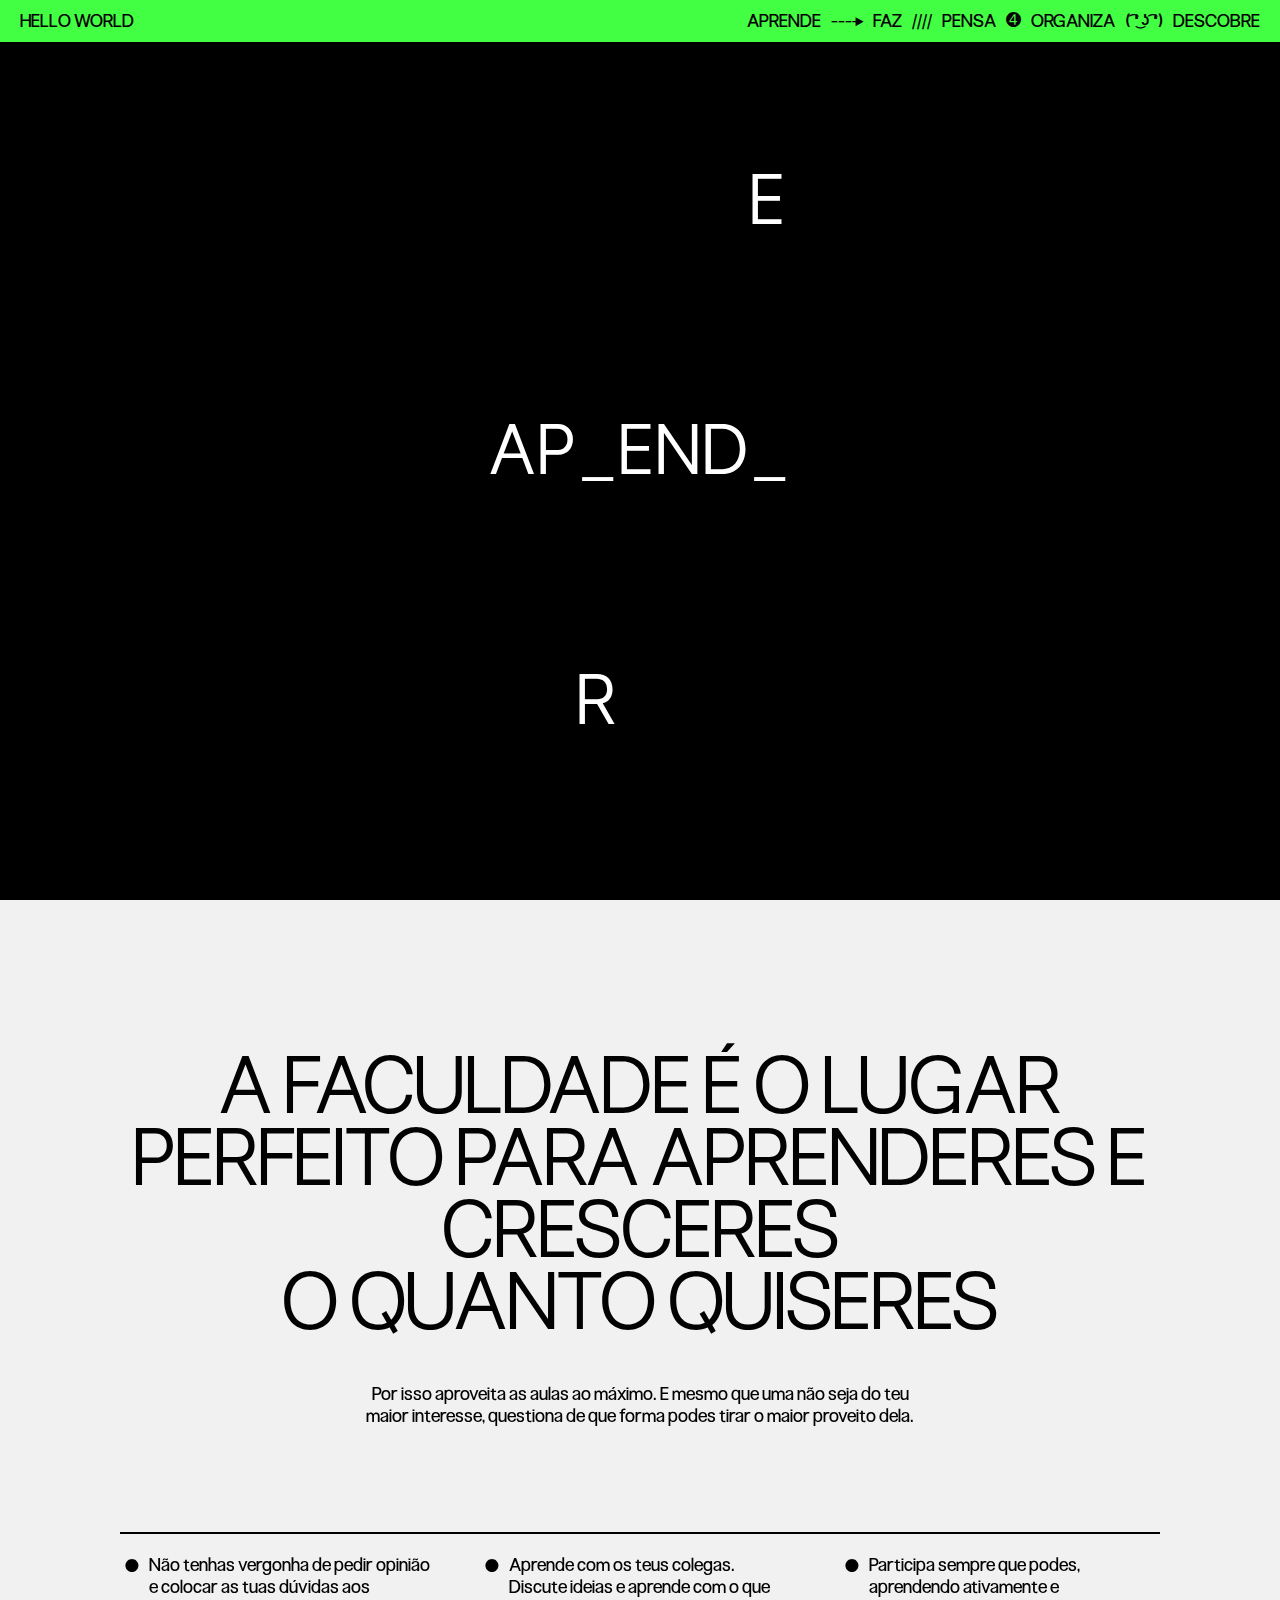
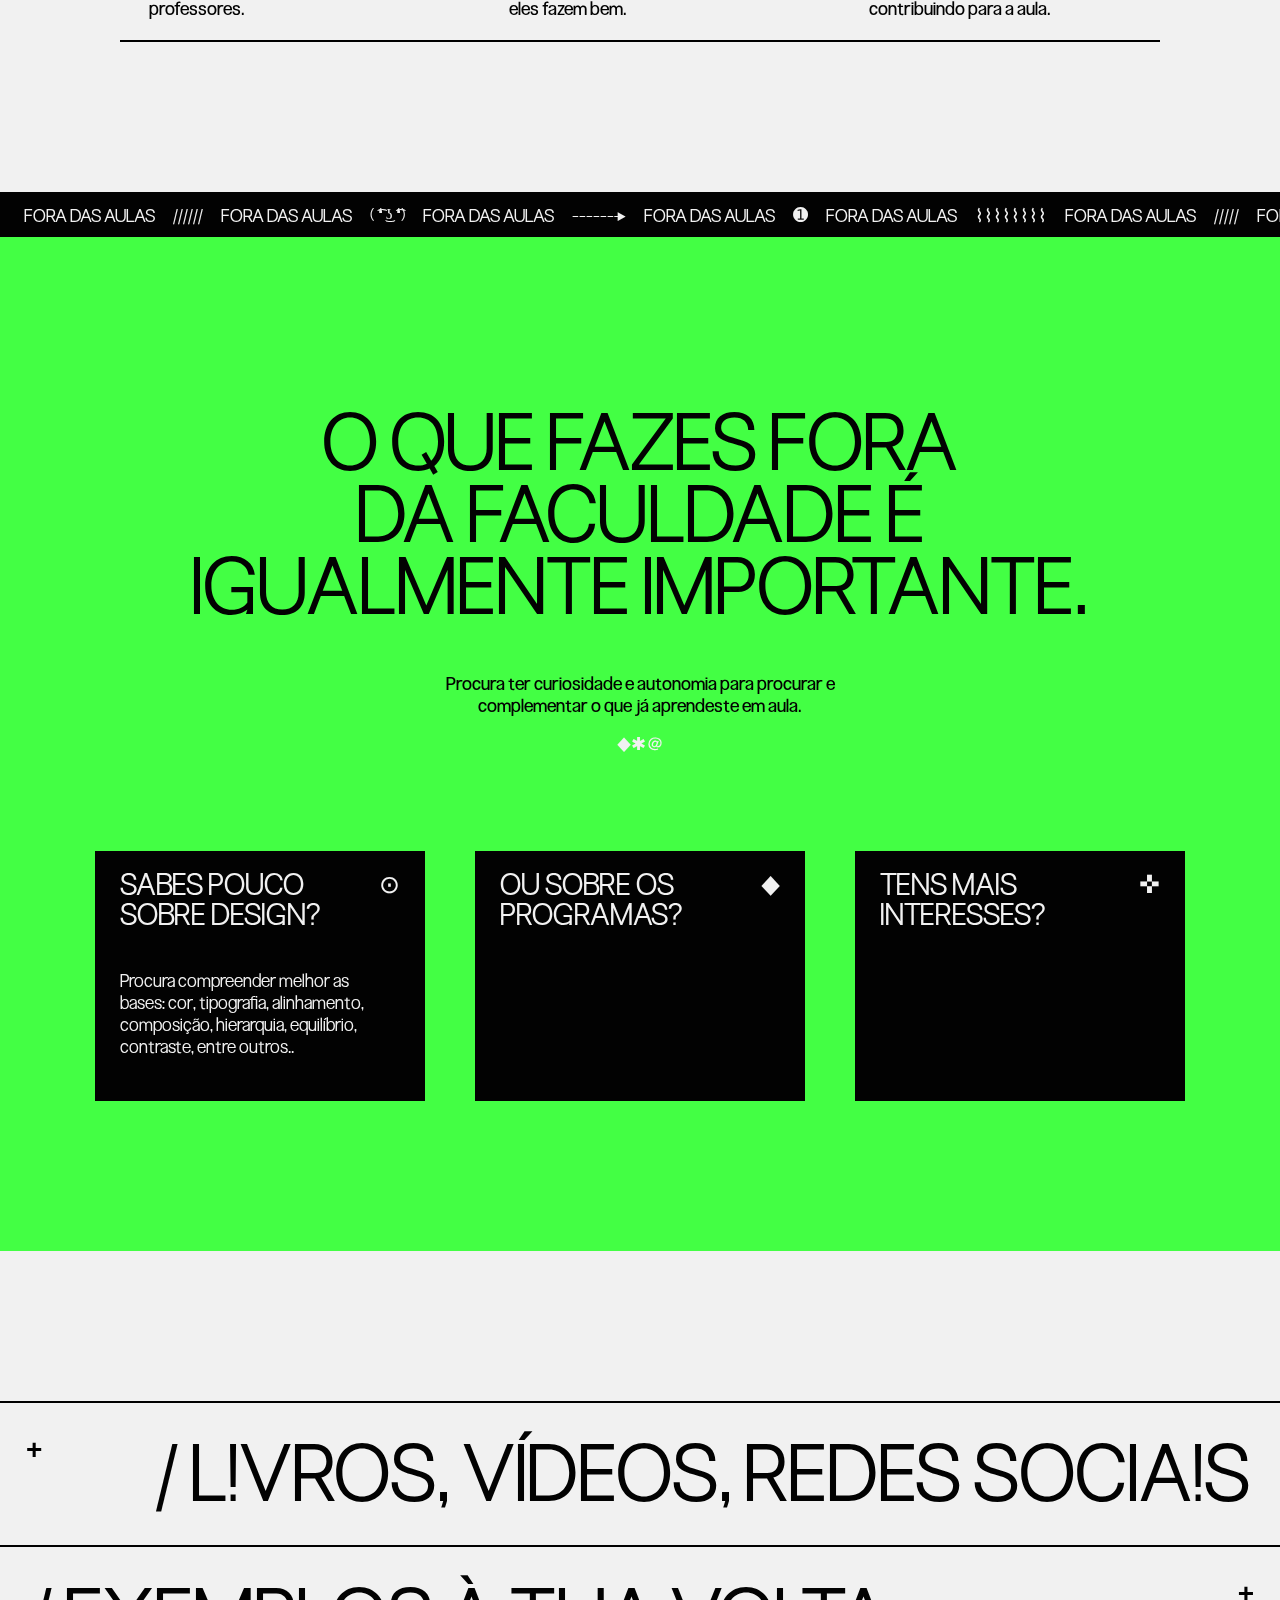
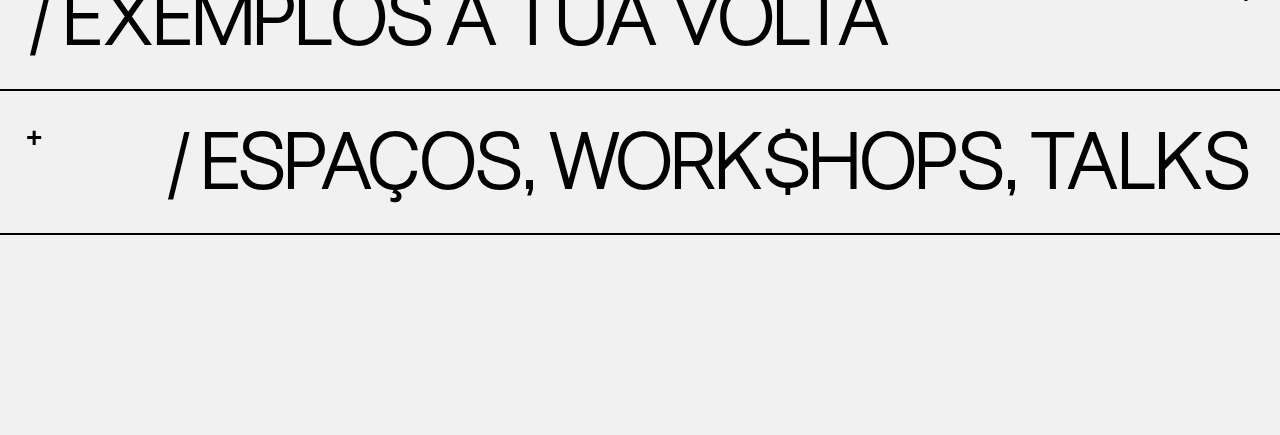
<file: aprende/index.html>
<!DOCTYPE html>
<html lang="pt-pt">
 <head>
    <meta charset="UTF-8" />
    <meta name="viewport" content="width=device-width, initial-scale=1.0" />
    <meta http-equiv="X-UA-Compatible" content="IE=edge" />
    <meta
      name="author"
      content="Ana Loreto"
    />
    <meta name="description" content="HELLO WORLD" />
    <link rel="stylesheet" href="css/style.css" />
    <title>APRENDE</title>
 </head>
<body>

      <header>

    <div id="titulo1">  <a href="../root2/index.html"> HELLO WORLD</a>     </div>
    
      <div class="fantasma"> :P</div>
      <div class="titulo2"> <p>#</p><a href="../root2/index.html">HELLO WORLD</a></div>
      <div class="link"> <a href="../aprende menu/index.html">+</a> </div>
  

    <div id="menu">
      <a href="../aprende/index.html"> APRENDE</a> 
      <P>---→</P>
      <a href="../faz/index.html"> FAZ</a> 
      <P>////</P>
      <a href="../pensa/index.html"> PENSA </a> 
      <span  class="quatro"><P>➍</P> </span>
      <a href="../organiza/index.html" > ORGANIZA </a>
      <span  class="cara"><P> ( ͡❛ ͜ʖ ͡❛)</P> </span>
      <a href="../descobre/index.html" > DESCOBRE </a>
    </div>

  </header>

  <main>
  <section id="intro">
    <div class="title">
      <span class="letter">A</span>
      <span class="letter">P</span>
      <span class="letter">_</span>
      <span class="letter" id="r">R</span>
      <span class="letter">E</span>
      <span class="letter">N</span>
      <span class="letter">D</span>
      <span class="letter">_</span>
      <span class="letter" id="e">E</span>
    </div>
  </section>

 <!-- ---------------------------------TEXTO------------------------------------------------------>
  <div id="texto">
    <div class="cima">
      <h1 class="aa"> A FACULDADE É O LUGAR PERFEITO PARA APRENDERES E CRESCERES <br>O QUANTO QUISERES</h1>
      <h1 class="bb"> O LUGAR PERFEITO 
           PARA APRENDERES E CRESCERES <br>
           O QUANTO QUISERES É A FACULDADE </h1>
      
      <p class="aa"> Por isso aproveita as aulas ao máximo. E mesmo que uma não seja do teu
         maior interesse, questiona de que forma podes tirar o maior proveito dela. </p>

      <img src="statue.png" alt="estátua fbaupiana" width="150" class="imagem" />
  </div>

  <div class="baixo">
   
  <div class="item1"> <p> ● </p> <p>Não tenhas vergonha de pedir opinião e colocar as tuas dúvidas aos professores.</p></div>
  <div class="item2"> <p> ● </p> <p>Aprende com os teus colegas. Discute ideias e aprende com o que eles fazem bem.</p></div>
  <div class="item3"> <p> ● </p> <p>Participa sempre que podes, aprendendo ativamente e contribuindo para a aula. </p></div>
</div>

</div>

<!-- ---------------------------------VERDE------------------------------------------------------>
  <div id="verde">
    <div class="slide aa">
    <p>FORA DAS AULAS </p>  <p>////// </p>  <p>FORA DAS AULAS</p>  <span  class="cara"><P> ( ͡❛ ͜ʖ ͡❛)</P> </span>   <p>  FORA DAS AULAS</p>   <p> ------→</p>  
    <p>  FORA DAS AULAS</p> <span  class="quatro"><P>➊ </P> </span>  <p>FORA DAS AULAS</p>   <p>⌇⌇⌇⌇⌇⌇⌇⌇</p>   <p>FORA DAS AULAS</p> <p>/////</p>  <p>FORA DAS AULAS</p>  <p> ↓  ↓  ↓ </p> <p>FORA DAS </p>  
    </div>

    <div class="slide cc">
    <p>DAS AULAS </p><p></p> <p>///</p>  <p></p>  <p>FORA DAS AULAS</p>  <p></p>  <p>↓  ↓</p>  <p></p>  <p>FORA DAS AULAS</p> <span  class="quatro"><P>➊ </P> </span> </div>
    
    <div class="cima2">

      <h1 class="aa"> O QUE FAZES FORA <br>DA FACULDADE É IGUALMENTE
        IMPORTANTE.</h1>

      <h1 class="bb"> O QUE FAZES FORA DA FACULDADE É DE IGUAL FORMA
        IMPORTANTE.</h1>
            
      <p> Procura ter curiosidade e autonomia para procurar e complementar o que já aprendeste em aula.</p>

      <span  class="simbolo"><P> ◆✱＠</P> </span>
  </div>

 <div class="baixo2">

    <div class="card1 card" onmouseenter="showText('textoo1')">  
      <div class="título"> <h2>SABES POUCO SOBRE DESIGN?</h2> <p>⊙</p></div>
      <div class="text textoo1" id="textoo1"> 
        <p>Procura compreender melhor as bases: cor, tipografia, alinhamento, composição, hierarquia, equilíbrio, contraste, entre outros..</p>
      </div>
    </div>

    <div class="card2" onmouseenter="showText('textoo2')">  
      <div class="título"><h2>OU SOBRE OS PROGRAMAS?</h2> <p>◆</p></div>
      <div class="text textoo2" id="textoo2"> 
        <p>Há sempre mais truques pra descobrir. O que não for dado nas aulas podes descobrir em mil tutorias, autonomamente.</p>
      </div>
    </div>

    <div class="card3" onmouseenter="showText('textoo3')">  
      <div class="título"><h2>TENS MAIS INTERESSES?</h2> <p>✜</p></div>
      <div class="text textoo3" id="textoo3"> 
        <p>Tipografia, fotografia, animação, produto, 3d? Enquanto não exploras isso na faculdade, podes ir aprendendo mais em casa.</p>
      </div>
    </div>
</div>
    

   <div class="baixo3">

    <div class="card card4">  
      <div class="títuloo"> <h2>SABES POUCO SOBRE DESIGN?</h2> <p>⊙</p></div>
      <div class="teext"> 
        <p>Procura compreender melhor as bases: cor, tipografia, alinhamento, composição, hierarquia, equilíbrio, contraste, entre outros..</p>
      </div>
    </div>

    <div class="card card5">  
      <div class="títuloo"><h2>OU SOBRE OS PROGRAMAS?</h2> <p>◆</p></div>
      <div class="teext"> 
        <p>Há sempre mais truques pra descobrir. O que não for dado nas aulas podes descobrir em mil tutorias autonomamente.</p>
      </div>
    </div>

    <div class="card card6">  
      <div class="títuloo"><h2>TENS MAIS INTERESSES?</h2> <p>✜</p></div>
      <div class="teext"> 
        <p>Tipografia, fotografia, animação, produto, 3d? Enquanto não exploras isso na faculdade, podes ir aprendendo mais em casa.</p>
      </div>
    </div>
  </div>

  </div>

    <div id="como">

    <div class="bloco um">
      
      <button class="toggle-btn esquerda">+</button>
      <div class="content1">
        <h1 class="aa">/ L!VROS, VÍDEOS, REDES SOCIA!S</h1>
        <h1 class="bb">/ L!VROS, <br> VÍDEOS, REDES SOCIA!S</h1>
    
      <div class="texto texto1">
        <div class="hm aa"><p>Se passas algum tempo nas redes socias, começa a seguir mais designers, estúdios, contas sobre design e outras áreas criativas do teu interesse.
                   <br> Consulta aqui algumas <a href="../descobre/index.html#como">sugestões</a></p> </div> 
       <div class="hm aa"> <p>E porque não criar uma designflix? fazer uma playlist no youtube de vídeos interessantes?
          <br> <br>
          Espreita <a href="https://the-design-folder.fba.up.pt" target="_blank"> the_design _folder</a> para mais recursos.</p> </div> 
           <div class="hm bb"> <p>Se passas algum tempo nas redes socias, começa a seguir mais designers, estúdios, contas sobre design e outras áreas criativas do teu interesse.
                   <br> Consulta aqui algumas <a href="../descobre/index.html#como">sugestões</a> <br><br>
                   E porque não criar uma designflix e fazer uma playlist no youtube de vídeos interessantes?    <br> <br>   
                   Para mais recursos espreita <a href="https://the-design-folder.fba.up.pt" target="_blank"> the_design _folder</a></p></div> 
      </div>

      

        </div>

        <button class="toggle-btn mobile">+</button>
    </div>



    <div class="bloco dois">
      <div class="content2">

        <h1>/ EXEMPLOS À TUA VOLTA</h1>
      
      <button class="toggle-btn direita">+</button>
      <div class="texto texto2">
          <div class="hm aa" ><p>  Observa e analiza cartazes, livros, flyers: <br><br>
Que tipo de letra usam? Para além de texto e imagem, que outros elementos vês?
<br>
</p></div> 
        <div class="hm aa"> <p>Como organizam a informação no espaço? <br> Que relação têm os elementos entre si?<br>
De que forma é dado mais ou menos importância a um elemento? 
O quê que te transmite e porquê?</p> </div> 


 <div class="hm bb"> <p>Observa e analiza cartazes, livros, flyers e questiona: <br><br>
Que tipo de letra usam?  Para além de texto e imagem, que outros elementos vês? Como organizam a informação no espaço? <br><br> Que relação têm os elementos entre si? 
De que forma é dado mais ou menos importância a um elemento? 
O quê que te transmite e porquê?</p> </div> 
      </div>
      </div>

       <button class="toggle-btn mobile">+</button>
    </div>



    <div class="bloco tres">
     
      <button class="toggle-btn esquerda ">+</button>

      <div class="content1">
        <h1>/ ESPAÇOS, WORK$HOPS, TALKS</h1>
     
      <div class="texto texto3">
        <div class="hm"><p>A faculdade oferece vários eventos interessantes ao longo do ano, desde exposições, palestras a workshops. Consulta-os <a href="https://eventos.fba.up.pt/" target="_blank" >aqui</a></p></div> 
        <div class="hm"> <p> Para eventos fora da faculdade fica atento a cartazes, posts que vês nas redes sociais. <br>
Consulta aqui algumas<a href="../descobre/index.html#como"> sugestões de eventos</a></p> </div> 
      </div>
    </div>

     <button class="toggle-btn mobile">+</button>
     </div>

    </div>






</main>

 
<script>
  const r = document.getElementById("r");
  const e = document.getElementById("e");

  let scrollValue = 0;
  let unlocked = false;
  let touchStartY = 0;
  let touchEndY = 0;

  function lerp(a, b, t) {
    return a + (b - a) * t;
  }

  function updatePositions() {
    const t = Math.min(scrollValue / 100, 1);
    r.style.bottom = lerp(-250, 0, t) + "px";
    e.style.top = lerp(-250, 0, t) + "px";
  }

  function unlockScroll() {
    document.body.classList.remove("lock-scroll");
  }

  function lockScroll() {
    document.body.classList.add("lock-scroll");
    window.scrollTo({ top: 0 });
  }

  // Scroll com rato (desktop)
  window.addEventListener("wheel", (e) => {
    if (!unlocked) {
      e.preventDefault();
      scrollValue += e.deltaY * 0.3; // ← ajusta aqui a velocidade
      scrollValue = Math.max(0, Math.min(100, scrollValue));
      updatePositions();

      if (scrollValue >= 100 && !unlocked) {
        unlocked = true;
        unlockScroll();
      }

      if (scrollValue < 100 && unlocked) {
        unlocked = false;
        lockScroll();
      }
    }
  }, { passive: false });

  // Scroll com dedo (mobile)
  window.addEventListener("touchstart", (e) => {
    touchStartY = e.touches[0].clientY;
  });

  window.addEventListener("touchmove", (e) => {
    if (!unlocked) {
      e.preventDefault();
      touchEndY = e.touches[0].clientY;
      const deltaY = touchStartY - touchEndY;
      scrollValue += deltaY * 0.5; // ← ajusta aqui a sensibilidade no mobile
      scrollValue = Math.max(0, Math.min(100, scrollValue));
      updatePositions();

      if (scrollValue >= 100 && !unlocked) {
        unlocked = true;
        unlockScroll();
      }

      if (scrollValue < 100 && unlocked) {
        unlocked = false;
        lockScroll();
      }

      touchStartY = touchEndY;
    }
  }, { passive: false });

  // Inicializa posições
  updatePositions();
  lockScroll();
</script>


 
  <script>
 // Guarda o ID do último texto ativo
    let activeText = 'textoo1';

    function showText(id) {
      // Esconde todos os textos
      document.querySelectorAll('.text').forEach(el => el.classList.remove('active'));

      // Mostra apenas o texto indicado
      const target = document.getElementById(id);
      if (target) {
        target.classList.add('active');
        activeText = id;
      }
    }

    // Ao carregar, mostra o texto inicial
    window.onload = () => {
      showText('textoo1');
    };
  </script>
    <script>
    document.querySelectorAll('.toggle-btn').forEach(button => {
      button.addEventListener('click', () => {
        const bloco = button.closest('.bloco');
        const texto = bloco.querySelector('.texto');

        if (texto.style.display === 'flex') {
          texto.style.display = 'none';
          button.textContent = '+';
        } else {
          texto.style.display = 'flex';
          button.textContent = '-';
        }
      });
    });
  </script>
</body>
</html>
</file>
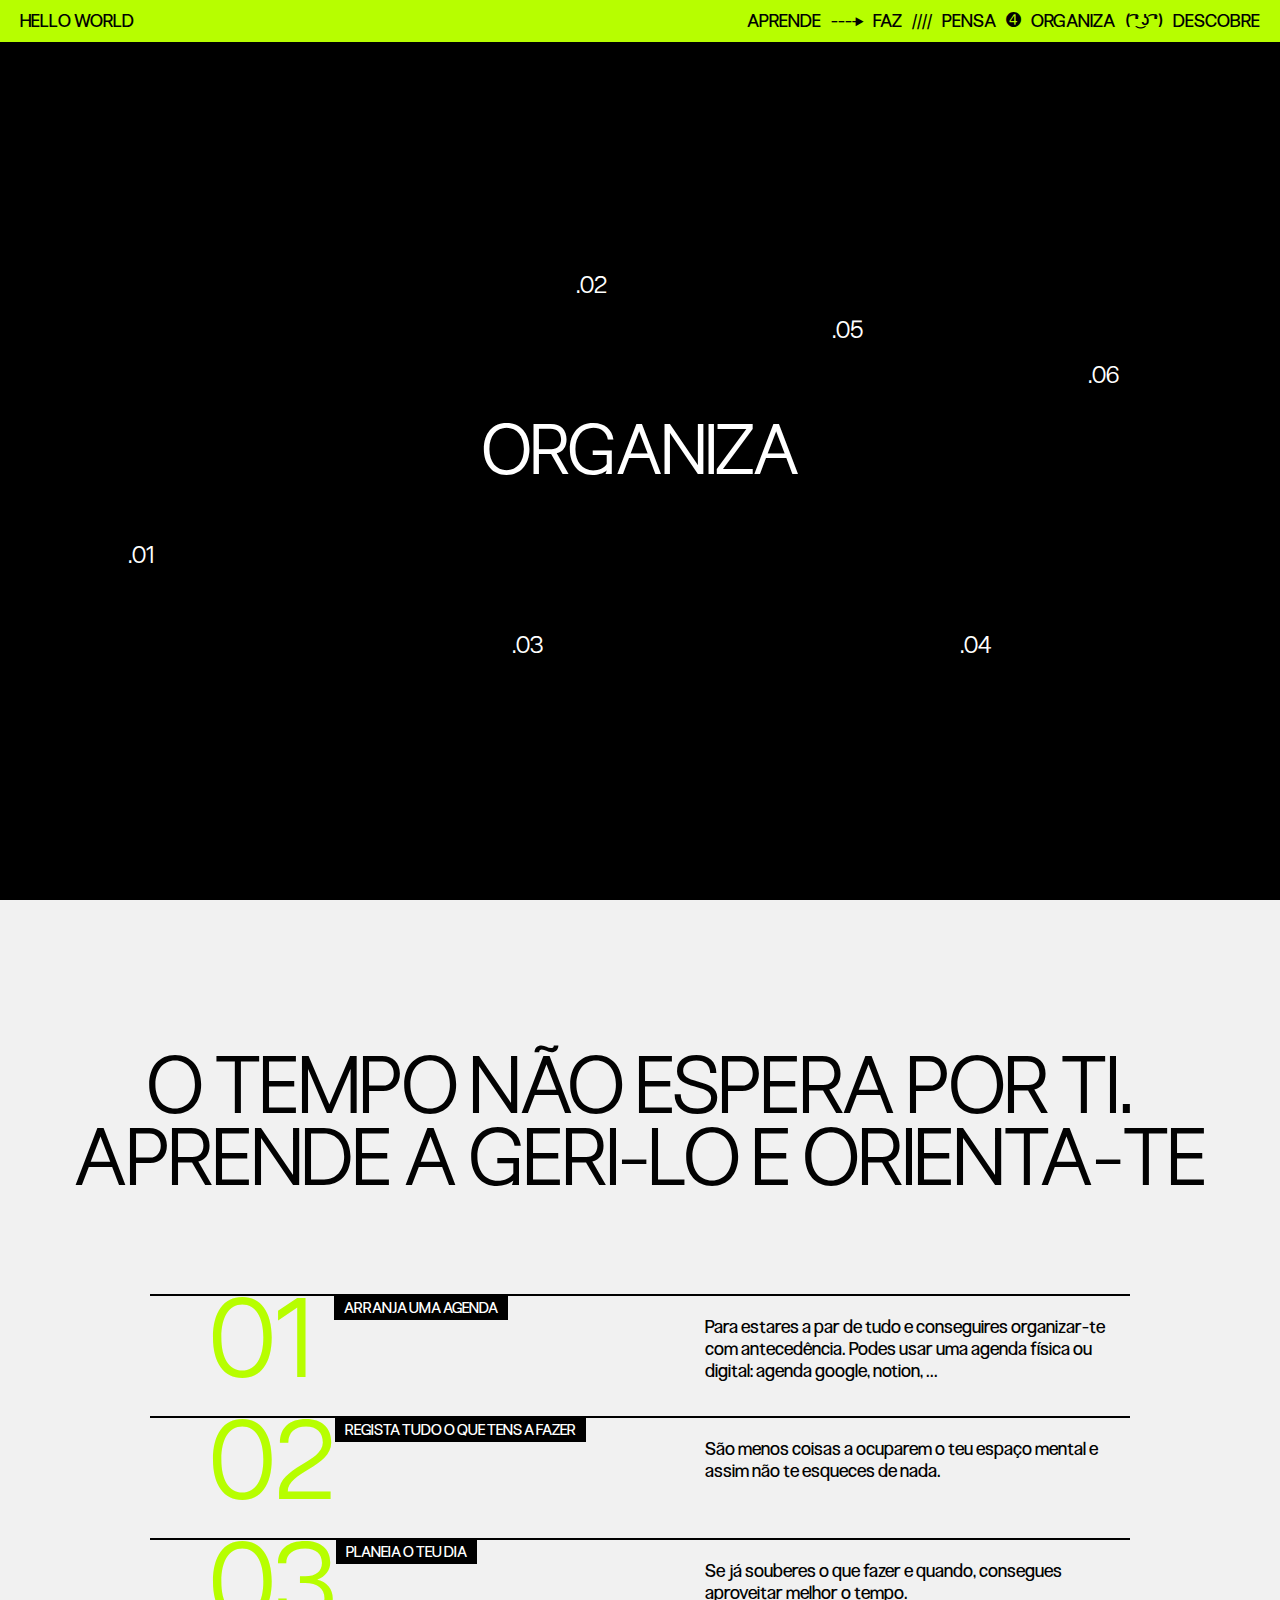
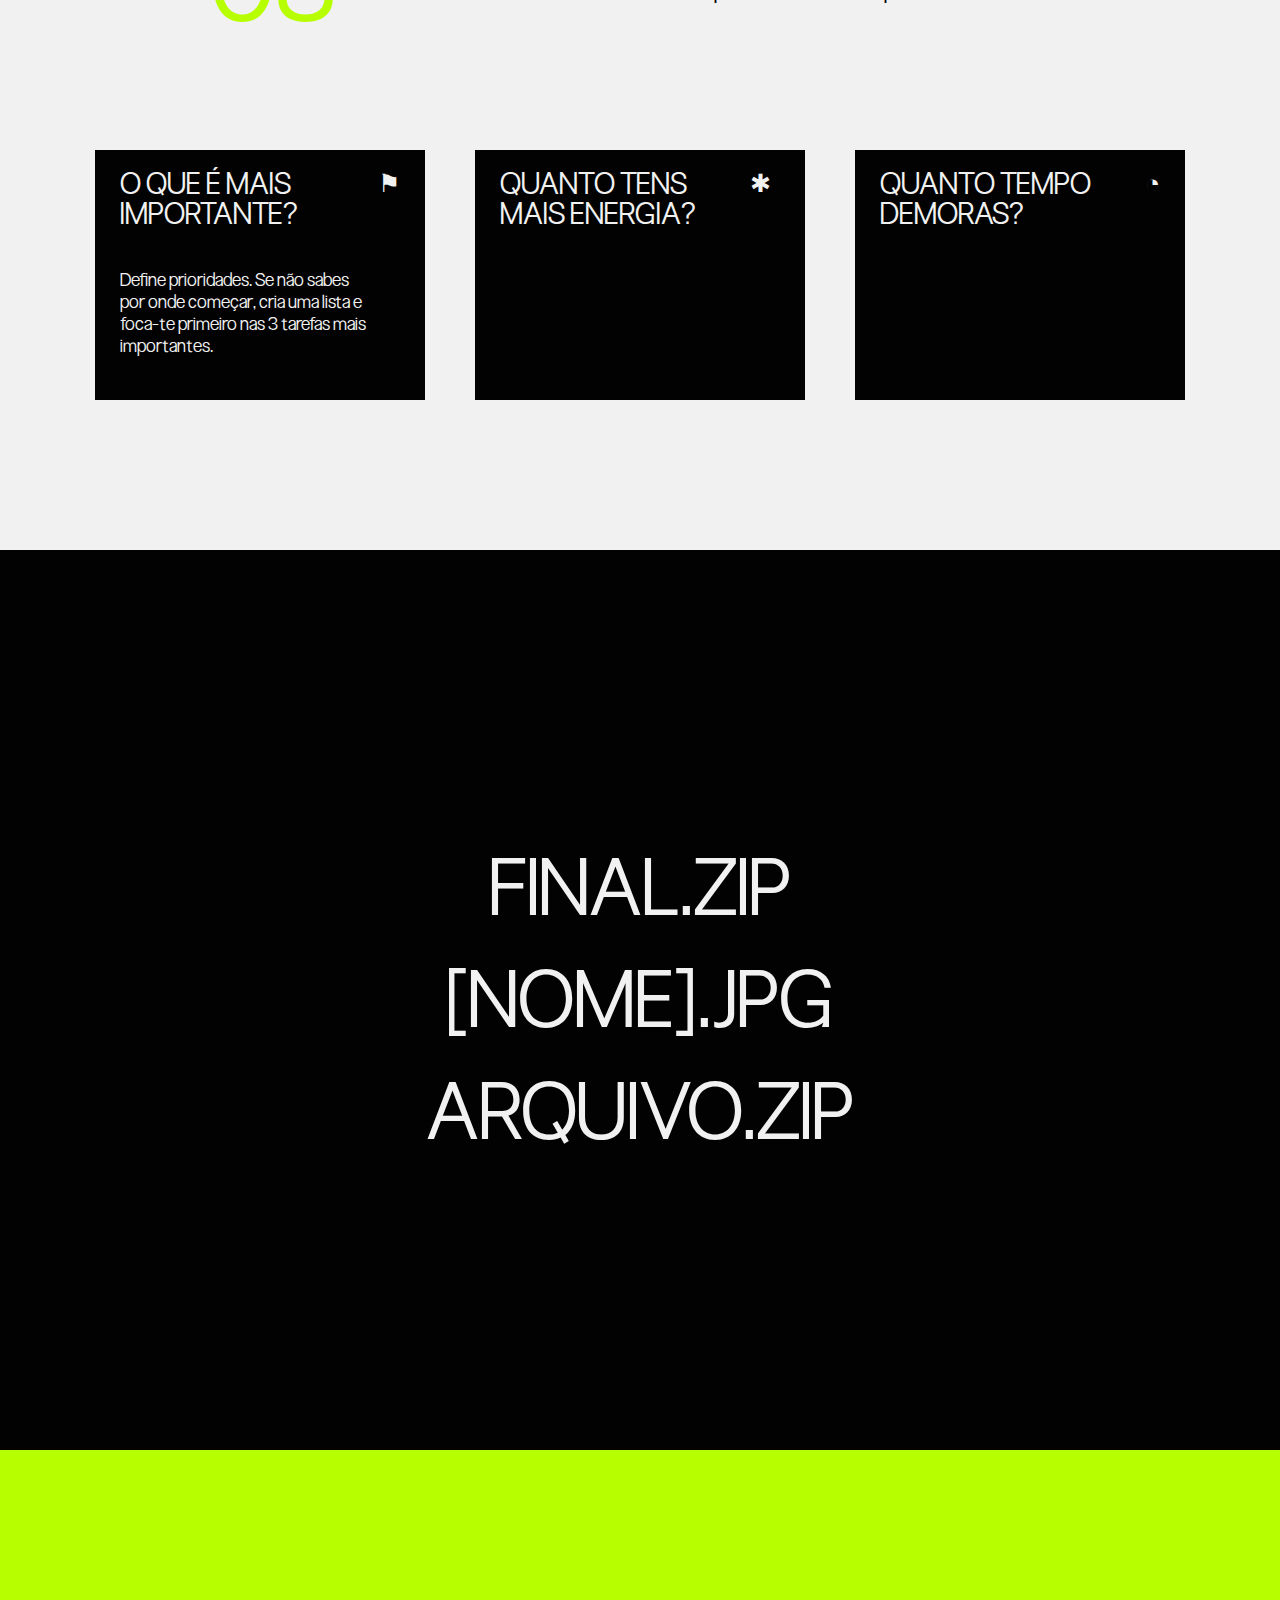
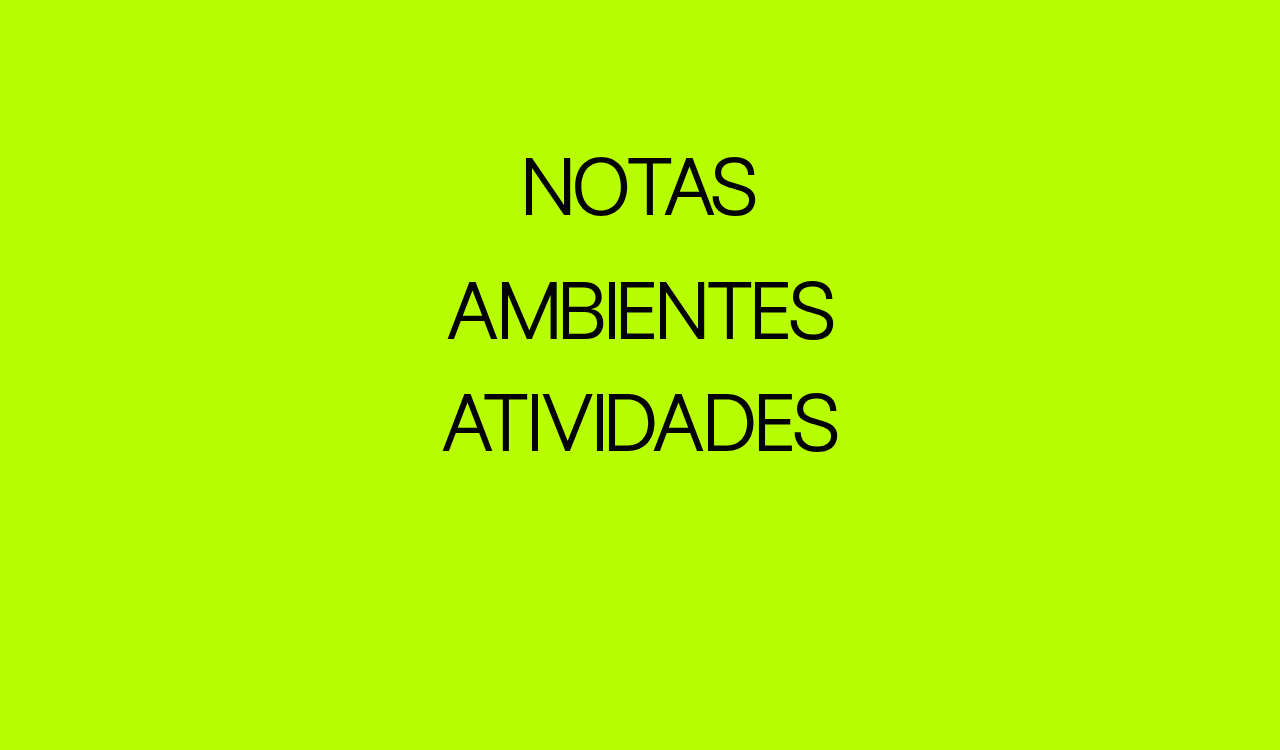
<file: organiza/index.html>
<!DOCTYPE html>
<html lang="pt-pt">
  <head>
    <meta charset="UTF-8" />
    <meta name="viewport" content="width=device-width, initial-scale=1.0" />
    <meta http-equiv="X-UA-Compatible" content="IE=edge" />
  
    <meta name="description" content="HELLO WORLD" />
    <link rel="stylesheet" href="css/style.css" />
    <title>ORGANIZA</title>
  </head>


  <body>
    <header>

    <div id="titulo1"> <a href="../root2/index.html"> HELLO WORLD</a>    </p> </div>
    
      <div class="fantasma"> :P</div>
      <div class="titulo2"> <span class="espaço"><p>➍</p></span><a href="../root2/index.html"> HELLO WORLD</a></div>
      <div class="link"> <a href="../organiza menu/index.html">+</a> </div>
  

    <div id="menu">
      <a href="../aprende/index.html"> APRENDE</a> 
      <P>---→</P>
      <a href="../faz/index.html"> FAZ</a> 
      <P>////</P>
      <a href="../pensa/index.html"> PENSA </a> 
      <span  class="quatro"><P>➍</P> </span>
      <a href="../organiza/index.html" > ORGANIZA </a>
      <span  class="cara"><P> ( ͡❛ ͜ʖ ͡❛)</P> </span>
      <a href="../descobre/index.html" > DESCOBRE </a>
    </div>

  </header>


   <main>
   <!-- ------------------------------INTRO------------------------------------------------------>
   <section id="intro">
      <h1>ORGANIZA</h1>
  <div class="dot" id="dot1">.01</div>
  <div class="dot" id="dot2">.02</div>
  <div class="dot" id="dot3">.03</div>
  <div class="dot" id="dot4">.04</div>
  <div class="dot" id="dot5">.05</div>
  <div class="dot" id="dot6">.06</div>
   </section>  

  <!-- ------------------------------TEXTO------------------------------------------------------>
   <section id="texto">

     <div class="introduçao">
    <div class="horas"> </div>
    <h1> O TEMPO NÃO ESPERA POR TI. APRENDE A GERI-LO E ORIENTA-TE</h1>
    <img src="tempo.png" alt="estátua fbaupiana" width="185" class="imagem" />
    </div>
<!-- -----------------------------linhas------------------------------------------------------>
     <div class="passos">

    <div class="linha">
      <div class="left left0">
        <div class="number"> 01</div>
        <div class="title "> ARRANJA UMA AGENDA</div>
      </div>
      <div class="textt"> <p>Para estares a par de tudo e conseguires organizar-te com antecedência. Podes usar uma agenda física ou digital: agenda google, notion, ...</p></div>

</div>

    
      <div class="linha">
      <div class="left">
        <div class="number"> 02</div>
        <div class="title"> REGISTA TUDO O QUE TENS A FAZER</div>
         </div>
      <div class="textt"><p>São menos coisas a ocuparem o teu espaço mental e assim não te esqueces de nada.</p></div>
    </div>

   <div class="linha">
      <div class="left">
        <div class="number"> 03</div>
        <div class="title"> PLANEIA O TEU DIA</div>
         </div>
      <div class="textt"><p>Se já souberes o que fazer e quando, consegues aproveitar melhor o tempo.</p></div>
    </div>
</div>
    
 <!-- -----------------------------texto mobile------------------------------------------------------>
      <div class="baixo">
   
  <div class="item1"> <p> ● </p> <p>Arranja uma agenda, seja física ou digital, para estares a par de tudo e conseguires organizar-te com antecedência.</p></div>
  <div class="item2"> <p> ● </p> <p>Regista tudo o que tens de fazer. São menos coisas a ocuparem o teu espaço mental.
</p></div>
  <div class="item3"> <p> ● </p> <p>Planeia o teu dia. Se já souberes o que fazer e quando, podes aproveitar melhor o tempo.
</p></div>
</div>

 <!-- -----------------------------cards------------------------------------------------------>
<div class="baixo2">

    <div class="card1 card" onmouseenter="showText('textoo1')">  
      <div class="título"> <h2>O QUE É MAIS IMPORTANTE?</h2> <p>⚑</p></div>
      <div class="text textoo1" id="textoo1"> 
      <P>Define prioridades. Se não sabes por onde começar, cria uma lista e foca-te primeiro nas 3 tarefas mais importantes.</P>
      </div>
    </div>

    <div class="card2" onmouseenter="showText('textoo2')">  
      <div class="título"><h2>QUANTO TENS MAIS ENERGIA?</h2> <p>✱</p>></div>
      <div class="text textoo2" id="textoo2"> 
       <P>Aproveita essas alturas para realizar as tarefas mais complexas e as de menos energia ou  viagem para as tarefas mais simples.</P>
      </div>
    </div>

    <div class="card3" onmouseenter="showText('textoo3')">  
      <div class="título"><h2>QUANTO TEMPO DEMORAS?</h2> <p>◔</p></div>
      <div class="text textoo3" id="textoo3"> 
       <P>Presta atenção ao tempo que 
      demoras a fazer as coisas para planeares melhor as tuas tarefas, dentro dum ritmo e prazo realista.</P>
      </div>
    </div>
     </div>

 <!-- -----------------------------cards mobile------------------------------------------------------>
   <div class="baixo3">

    <div class="card card4">  
      <div class="títuloo"> <h2>O QUE É MAIS IMPORTANTE?</h2> <p>⚑</p></div>
      <div class="teext"> 
        <p>Define prioridades. Se não sabes por onde começar, cria uma lista e foca-te primeiro nas 3 tarefas mais importantes.</p>
      </div>
    </div>

    <div class="card card5">  
      <div class="títuloo"><h2>QUANTO TENS MAIS ENERGIA?</h2> <p>✱</p></div>
      <div class="teext"> 
        <p>Aproveita essas alturas para realizar as tarefas mais complexas e as de menos energia ou  viagem para as tarefas mais simples.</p>
      </div>
    </div>

    <div class="card card6">  
      <div class="títuloo"><h2>QUANTO TEMPO DEMORAS?</h2> <p>◔</p></div>
      <div class="teext"> 
        <p>Presta atenção ao tempo que 
      demoras a fazer as coisas para planeares melhor as tuas tarefas, dentro dum ritmo e prazo realista.</p>
      </div>
    </div>
  </div>
   
   </section>  

  <!-- ------------------------------PRETO------------------------------------------------------>
   <section id="preto">

<div class="box">

  <div class="linh">
    <h1 class="um" data-target="umNota">FINAL.ZIP</h1>
    <div class="umNota nota">
      <div class="sub">DEDICA PASTAS DIFERENTES</div>
      <div class="conteudo"> --→ a diferentes partes do processo dum projeto. Inclui uma pasta só com os documentos finais - últimos ficheiros editáveis e apresentação. </div> </div>  
  </div>

  <div class="linh">
    <h1 class="dois" data-target="doisNota">[NOME].JPG</h1>
    <div class="doisNota nota">
      <div class="sub"> DÁ NOMES</div>
      <div class="conteudo">--→ que possam ser facilmente reconhecidos no processo e mais tarde.</div></div>  
  </div>

   <div class="linh">
    <h1 class="tres" data-target="tresNota">ARQUIVO.ZIP</h1>
     
    <div class="tresNota nota">
      <div class="sub"> GUARDA NUMA PASTA</div>
      <div class="conteudo">--→ todos os recursos que possam voltar a ser úteis, como por exemplos, os mockups que transferires.</div></div>
  </div>
    
  </div>
    

  

   </section>

  <!-- ------------------------------AMARELO------------------------------------------------------>
   <section id="amarelo">

 <div class="box">

  <div class="linh">
    <h1 class="quatro">NOTAS</h1>
    <P class="quatroNota nota">--→ Tirar notas em um lugar que consigas encontrar mais tarde, (se no mesmo ainda melhor)</P>
  </div>

   <div class="linh">
    <h1 class="cinco">AMBIENTES</h1>
    <P class="cincoNota nota">--→ para ter uma mente organizada, é importante que o espaço à nossa volta também esteja organizado. 
 Como está o teu quarto ou espaço onde trabalhas? </P>
  </div>

   <div class="linh">
    <h1 class="seis">ATIVIDADES</h1>
    <P class="seisNota nota">--→ antes de entrares em várias atividades extra-curricualres, garante que já consegues dar conta do básico.</P>
  </div>   
    
  </div>
   </div>

   </section>

   </main>
   
<script>
const isMobile = window.innerWidth < 768;

const mobileDots = [
  { from: { x: 20, y: 35 }, to: { x: 25, y: 35} },
  { from: { x: 45, y: 20 }, to: { x: 45, y: 35} },
  { from: { x: 55, y: 25 }, to: { x: 65, y: 35 } },
  { from: { x: 30, y: 70 }, to: { x: 25, y: 62 } },
  { from: { x: 70, y: 65 }, to: { x: 45, y: 62 } },
  { from: { x: 60, y: 80 }, to: { x: 65, y: 62 } },
];

const desktopDots = [
  { from: { x: 10, y: 60 }, to: { x: 20, y: 50 } },
  { from: { x: 45, y: 30 }, to: { x: 25, y: 50 } },
  { from: { x: 40, y: 70 }, to: { x: 30, y: 50 } },
  { from: { x: 75, y: 70 }, to: { x: 68, y: 50 } },
  { from: { x: 65, y: 35 }, to: { x: 73, y: 50 } },
  { from: { x: 85, y: 40 }, to: { x: 78, y: 50 } },
];

const elements = [
  document.getElementById('dot1'),
  document.getElementById('dot2'),
  document.getElementById('dot3'),
  document.getElementById('dot4'),
  document.getElementById('dot5'),
  document.getElementById('dot6'),
];

const dotData = isMobile ? mobileDots : desktopDots;

const dots = elements.map((el, i) => ({
  el,
  from: dotData[i].from,
  to: dotData[i].to
}));

function lerp(a, b, t) {
  return a + (b - a) * t;
}

function updateDots(t = 0) {
  dots.forEach(dot => {
    const x = lerp(dot.from.x, dot.to.x, t);
    const y = lerp(dot.from.y, dot.to.y, t);
    dot.el.style.left = `${x}%`;
    dot.el.style.top = `${y}%`;
  });
}

// Estado inicial
let scrollProgress = 0;
let unlocked = false;

// Aplica classe que trava o scroll mas mantém barra visível
document.body.classList.add('lock-scroll');

function tryUnlock() {
  if (scrollProgress >= 1 && !unlocked) {
    unlocked = true;
    document.body.classList.remove('lock-scroll');
  }
}

// Wheel (desktop)
window.addEventListener('wheel', (e) => {
  if (unlocked) return;

  e.preventDefault();
  scrollProgress += e.deltaY * 0.002;
  scrollProgress = Math.max(0, Math.min(1, scrollProgress));
  updateDots(scrollProgress);
  tryUnlock();
}, { passive: false });

// Touch (mobile)
let touchStartY = null;

window.addEventListener('touchstart', e => {
  if (!unlocked) {
    touchStartY = e.touches[0].clientY;
  }
});

window.addEventListener('touchmove', e => {
  if (!unlocked && touchStartY !== null) {
    const deltaY = touchStartY - e.touches[0].clientY;
    scrollProgress += deltaY * 0.01;
    scrollProgress = Math.max(0, Math.min(1, scrollProgress));
    updateDots(scrollProgress);
    tryUnlock();
    touchStartY = e.touches[0].clientY;
    e.preventDefault();
  }
}, { passive: false });

// Inicializa posições
updateDots(0);
</script>



   <script>
 // Guarda o ID do último texto ativo
    let activeText = 'textoo1';

    function showText(id) {
      // Esconde todos os textos
      document.querySelectorAll('.text').forEach(el => el.classList.remove('active'));

      // Mostra apenas o texto indicado
      const target = document.getElementById(id);
      if (target) {
        target.classList.add('active');
        activeText = id;
      }
    }

    // Ao carregar, mostra o texto inicial
    window.onload = () => {
      showText('textoo1');
    };
  </script>
  <script>
document.querySelectorAll('.box h1').forEach(h1 => {
  h1.addEventListener('click', () => {
    // Primeiro esconder todas as notas
    document.querySelectorAll('.nota').forEach(nota => {
      nota.classList.remove('active');
    });

    // Exibir a nota que é irmã do h1 clicado
    const nota = h1.nextElementSibling;
    if (nota && nota.classList.contains('nota')) {
      nota.classList.add('active');
    }
  });
});

  </script>

  </body>
</html>
</file>
<file: aprende/css/style.css>
/*reset*/
  html, body, div, span, applet, object, iframe,
  h1, h2, h3, h4, h5, h6, p, blockquote, pre,
   abbr, acronym, address, big, cite, code,
  del, dfn, em, img, ins, kbd, q, s, samp,
  small, strike, strong, sub, sup, tt, var,
  b, u, i, center,
  dl, dt, dd, ol, ul, li,
  fieldset, form, label, legend,
  table, caption, tbody, tfoot, thead, tr, th, td,
  article, aside, canvas, details, embed, 
  figure, figcaption, footer, header, hgroup, 
  menu, nav, output, ruby, section, summary,
  time, mark, audio, video {
    margin: 0;
    padding: 0;
    border: 0;
    font-size: 100%;
    font: inherit;
    vertical-align: baseline;
  }
  /* HTML5 display-role reset for older browsers */
  article, aside, details, figcaption, figure, 
  footer, header, hgroup, menu, nav, section {
    display: block;
  }


      
  @font-face {
    font-family: NB Regular;
     src: url(../fonts/NonBureau-Regular.otf);
  }

  @font-face {
    font-family: NB Light;
     src: url(../fonts/NonBureau-Light.otf);
  }
  
  @font-face {
    font-family: NB Medium;
     src: url(../fonts/NonBureau-Medium.otf);
  }

  @font-face {
    font-family: NB SemiBold;
     src: url(../fonts/NonBureau-SemiBold.otf);
  }

  @font-face {
    font-family: Inter;
     src: url(../fonts/Inter_18pt-SemiBold.ttf);
  }


  body {
    background-color: #f1f1f1; 
    color:#020202;
    font-family: NB Regular;
    src: url(../fonts/NonBureau-Regular.otf);
    width: 100%;
     font-size: 18px;  
  }

    body.lock-scroll {
  position: fixed;
  top: 0;
  left: 0;
  right: 0;
  width: 100%;
  overflow-y: scroll; /* Barra visível */
}

  #page{
    position: relative;
    display: block;
  }
  
/*---------------------------------------------------header-------------------------------------------------*/
header{
    position: fixed;
    display: flex;
    flex-direction: row;
    justify-content:space-between;
    padding: 5px;
    width: 100%; 
    background-color: #43FF44; 
    z-index: 1;
    flex-wrap: nowrap;
    gap: 60px;
     text-decoration:  #43FF44;
}

#titulo1{
  margin-left: 10px;
  display: flex;
  flex-direction: row;
}

.fantasma, .titulo2, .link{
  display: none;
}

#menu{
 /*  background-color: #1faabc; */
  display: flex;
  margin-right: 20px;
  flex-wrap: wrap;
}

a,p{
  margin: 5px;
  padding: 0px;
  text-decoration: none;
  color:#020202; 
}

.cara p{
  font-family: Inter;
  src: url(../fonts/Inter_18pt-SemiBold.ttf);
  font-size: 15px;
  font-weight: 500;
}

.quatro{
  line-height: 1.2;
}

a:hover {
  color:  #43FF44; 
  background-color: #020202; 
  font-weight: lighter;
}

/* TABLET */
@media (max-width: 780px) {

#menu{
min-width: 100px;
max-width: 270px;
width:auto;
display: flex;
flex-wrap: wrap;
margin-right: 20px;
}

}

/* MOBILE */
@media (max-width: 600px) {
#titulo1, #menu{
display: none;
}

.fantasma, .titulo2, .link{
display: flex;
font-family: NB Medium;
}
.fantasma{
  opacity: 0;
  padding-left: 30px;
}
.titulo2 p{
  margin-right: 0px;
  margin-left: 0px;
  font-size: 18px;
}

.titulo2 a{
  margin-right: 0px;
  margin-left: 0px;
  font-size: 18px;
}

.link{
  font-size: 27px;
  font-family: NB REgular;
  line-height: 0.8;
  padding-right: 20px;
}
}
   
/*---------------------------------------------------INTRO--------------------------*/


    section {
      height: 100vh;
      display: flex;
      justify-content: center;
      align-items: center;
      position: relative;
    }

    #intro {
       height: 100vh;
      display: flex;
      justify-content: center;
      align-items: center;
      position: relative;
      background: black;
      color: white;
      flex-direction: column;
    }

    .title {
      position: relative;
      font-size: 70px;
      font-family: NB Light;
      letter-spacing: 0.2rem;
      display: flex;
      align-items: center;
      justify-content: center;
    }

    .letter {
      display: inline-block;
      position: relative;
    }

    #r {
      position: absolute;
      bottom: -200px; /* posição inicial */
      left: 5.5rem;
    }

    #e {
      position: absolute;
      top: -200px; /* posição inicial */
      left: 16.3rem;
    }

    @media (max-width: 600px) {
 .letter {
     font-size: 3rem;
    }

#r {
  left: 4.1rem;
}

#e {
  left: 12rem;
}
    }
/*---------------------------------------------TEXTO-------------------------------------------------*/
#texto {
  background-color: #f1f1f1; 
  display: flex;
  flex-direction: column ;
}

.cima{
  display: flex;
  flex-direction: column;
  align-items: center;
  margin-top: 150px;
  margin-bottom: 100px; 
  padding: 0px 100px;
}

h1{
  text-align: center;
  font-size: 80px;
  font-family: NB Light;
  line-height: 90%;
  
}

.cima p{
  text-align: center;
  margin-top: 45px;
  max-width: 580px;
}

.imagem{
  display: none;
}
/*----------------baixo-------------------------*/
.baixo{
  display: flex;
  flex-direction: row ; /* itens na horizontal */
  margin:  0px 120px 100px 120px; /* margem de fora */
  border-top: 2px solid black;    /* borda cima e baixo */
  border-bottom: 2px solid black;
}

.baixo p{
 padding: 15px 0px 15px 0px; /* margem de dentro */
}

.item1 {
  display: flex;
  flex-direction: row; /* bola e texto lado a lado */
  flex: 1; /* divide igualmente o espaço */
  box-sizing: border-box;
}

.item2 {
  display: flex;
  flex-direction: row;
  flex: 1; /* divide igualmente o espaço */
  margin: 0px 40px 0px 40px; /* espaçmento entre items */
  box-sizing: border-box;
}

.item3 {
  display: flex;
  flex-direction: row;
  flex: 1; /* divide igualmente o espaço */
  box-sizing: border-box;
}

/* -----TABLET-------- */
@media (max-width: 780px) {

h1{
  font-size: 70px;
}

P{
  padding: 0px 10px;
}

.baixo{
     flex-direction: column;
}

.item1, .item2, .item3{
   width: 100%;
}

.item2{
  margin: 0px;
}
}

/* -----MOBILE------- */
@media (max-width: 600px) {
h1{
  font-size: 3rem;
}

.cima{
  padding: 0px 50px;
  margin-top: 100px;
margin-bottom: 30px;
}
.imagem{
  margin-top: 40px;
  display: flex;
  height: auto;
}

#texto{
  font-size: 16px;
}
.cima p{
  margin-top: 50px;
}

.baixo{
  border-style: none; /* MARGEM ECRAN*/
  margin:  0px 70px 70px 70px;
}


}

/*----------------------------------------------------VERDE-------------------------------------------------------------*/
#verde {
  background-color:#43FF44; 
  margin-top: 50px;
  width: 100%;
}

.slide {
  background-color: #020202; 
  display: flex;
  flex-direction: row;
 padding: 3px 0px 5px 15px;
 max-width: 100vw;
overflow: hidden;
 white-space: nowrap;
   flex-wrap:nowrap;
}
.slide p{
  color: #f1f1f1;
  padding:5px 4px 0px 4px;
  font-family: NB Light;

}

/*----------------cima2-------------------------*/
.cima2{
  display: flex;
  flex-direction: column;
  align-items: center;
  margin-top: 170px;
  padding: 0px 50px;
}

.cima2 h1 {
  max-width: 950px;
}
.bb{
  display: none; /*troca de tetxto*/
}

.cima2 p{
  text-align: center;
  margin-top: 50px;
  max-width:400px;

}

.simbolo p{
  color: #f1f1f1;
  margin-top: 10px;
}

/*----------------baixo2-------------------------*/
.baixo2 {
  width: 100%;
      display: flex;
      flex-wrap: wrap;
      justify-content: center;
      gap: 50px;
       flex: 1;
      padding: 90px 0px 150px 0px;
    }

    .card1, .card2, .card3 {
      display: flex;
      flex-direction: column;
      background-color: #020202;
      box-sizing: border-box;
      padding: 20px;
      height: 250px;
      transition: 0.3s;
      width: 330px;
    }

    
    .título {
      display: flex;
      flex-direction: row;
      justify-content: space-between;
      width: 100%;
    }

    h2 {
      font-size: 30px;
      line-height: 99%;
      max-width: 250px;
      padding-left: 5px;
      font-family: 'NB Light', sans-serif;
    }

    .baixo2 p, h2 {
      color: #f1f1f1;
      font-family: 'NB Light', sans-serif;
    }

    .card1 .título p,
    .card2 .título p,
    .card3 .título p {
      line-height: 70%;
    }

    .título p {
      text-align: end;
      font-size: 25px;
      align-self: flex-start;
    }

    .text {
      display: none;
      transition: opacity 0.3s ease;
    }

    .text.active {
     display: block;
     max-width: 260px;
     padding: 35px 0px 10px 0px;
      
    }
.baixo3{
  display: none; /*TROCA DE CARDS*/
}
.cc{
  display:none;
}

 @media (max-width: 900px) {
.baixo2 {
      flex: 1;
      justify-content: center;
    }
  }

 @media (max-width: 600px) {
    #verde{
    max-width:100vw;
    overflow: hidden;
  }

body::-webkit-scrollbar {
    display: none; /* Chrome, Safari */
  }
  #verde p{
    font-size: 16px; /*tamanho P*/
  }


.aa{
  display: none;
}

.bb{
  display: flex;
}
  
  .cima2 {
    margin-left: 45px; /*MARGENS LADOS*/
    margin-right: 45px;
    margin-top: 100px; /*cima*/   
}

.cima2 h1 {
  font-size: 50px;  /*tamanho H1*/
}
.cima2 p {
  min-width: 250px;
 
}

.slide{
 
padding-left: 0px;
padding-right: 0px;
}
.slide p{
 padding-left: 0px;
padding-right: 0px; 
}

.cc{
  display: flex;
}
.baixo2{
  display: none;
}

  .baixo3 {
    display: flex;
    flex-direction: row;
    overflow: hidden;
    overflow-x: auto;
    scroll-snap-type: x mandatory;
    -webkit-overflow-scrolling: touch; /* para scroll suave em iOS */
    gap: 20px; /* espaçamento entre os cards */
    scrollbar-width: none; /* Firefox */
    height: 270px;
    margin:100px 0px;
  }


  .baixo3 p, h2 {
      color: #f1f1f1;
      font-family: 'NB Light', sans-serif;
    }

  .baixo3::-webkit-scrollbar {
    display: none; /* Chrome, Safari */
  }
 
  .card4, .card5, .card6 {
    display: flex;
    flex-direction: column;
  
    scroll-snap-align: start;
    box-sizing: border-box;
    background-color: #020202;
    padding: 20px;
    height: 250px;
     /* evita encolhimento no scroll */
  max-width: 400px; 
  }

  .card4 .títuloo p,
  .card5 .títuloo p,
  .card6 .títuloo p {
      line-height: 70%;
  }

  .títuloo {
  display: flex;
  flex-direction: row;
  justify-content: space-between;
  width: 100%;
} 
   .títuloo p {
      text-align: end;
      font-size: 25px;
      align-self: flex-start;
    }
  h2 {
    font-size: 24px;
  }

 .card4{
  border-left: 60px solid #43FF44;
  min-width: 330px;
 }

 .card5{
  min-width: 270px;
 }
    

  .card6{
  border-right: 60px solid #43FF44;
      width: 330px;          /* fixa a largura */
  min-width: 330px; 
 }

  .teext {
    display: block !important;
    opacity: 1;
    padding: 35px 0px 10px 0px;
    max-width: 100%;
  
  }

  .teext p{
    padding-left: 0px;
  }


}




/*---------------------------------------------COMO-------------------------------------------------*/
.bloco {
  display: flex;              /* Necessário */
  flex-direction: column;     /* Alinha elementos verticalmente */
  align-items: flex-end;      /* Alinha tudo à direita, por padrão */
  border-top: 2px solid black;
  padding: 10px;
  position: relative;
}
.bloco.dois {
  align-items: flex-start;    /* Esse específico à esquerda */
}


.bloco:last-child {
      border-bottom: 2px solid black;
      margin-bottom: 200px;
    }

.bloco h1 {
  padding: 25px 0px  25px 0px; /* espaço entre linha e titulo  */
  text-align:left;
  font-size: 80px;
    }
.um{
   margin-top: 150px;
}
.tres{
 margin-bottom: 200px; /* espaço branco fim  */
}  

.mobile{
  display: none;
}

.toggle-btn {
      position: absolute;
      top: 30px;
      background: none;
      border: none;
      font-size: 28px;
      cursor: pointer;
      font-weight: bold;
}

.esquerda { /*botaoo*/
      left: 20px;
}

.direita { /*botaoo*/
      right: 20px;
}


.content1, .content2, .content3{  /* margens laterais*/
      margin: auto 20px;
}
    
.texto {
      display: none;
      flex-direction: row;
      gap: 45px;
      margin-bottom: 120px;
      max-width: 100%;
 
      padding-top: 5px;
      padding-bottom: 30px;
 }

.texto .texto1{
      background-color: beige;
}

.texto1, .texto2, .texto3{
  display: none;
  max-height: 0;
  transition: all 0.3s ease;
  align-items: flex-start;   

}

.texto p a{
    display: inline;
  padding: 0px;
  margin: 0px;
  text-decoration: underline;   
}

p a:hover{
  background-color:#43FF44;
  color: #020202;
}

    .hm {
      flex: 1;
      max-width: 400px;
    }

 /* Versão mobile */
 @media (max-width: 600px) {
      .bloco {
      
          align-items: center; 
      }

  .esquerda,
  .direita {
    display: none !important;
  }

.mobile {
    display: block !important;
}

.toggle-btn {
    position: static;
    display: block;
    margin: 0 auto 15px auto;
     color: black;
}

.content1, .content2, .content3{  /* margens laterais*/
  margin: auto 0px;
}

.texto {
   flex-direction: column;
   align-items: center;
 }

.bloco h1 {
   font-size: 50px;
   text-align: center;
}
.um h1 {

}
.dois h1 {
 margin: auto 50px;
}

.texto {
margin-left:  2.5rem;
margin-right:  2.5rem;
margin-bottom:  250px;
margin-top: 0.9rem;
gap: 15px;

}

.texto1 {
margin-bottom:  18rem;
margin-left: 50px;
}

.texto2 {
margin-bottom:  17rem;
}

.texto3 {
margin-bottom:  15rem;
margin-left: 50px;
}
 }
</file>
<file: organiza/css/style.css>
/*reset*/
  html, body, div, span, applet, object, iframe,
  h1, h2, h3, h4, h5, h6, p, blockquote, pre,
   abbr, acronym, address, big, cite, code,
  del, dfn, em, img, ins, kbd, q, s, samp,
  small, strike, strong, sub, sup, tt, var,
  b, u, i, center,
  dl, dt, dd, ol, ul, li,
  fieldset, form, label, legend,
  table, caption, tbody, tfoot, thead, tr, th, td,
  article, aside, canvas, details, embed, 
  figure, figcaption, footer, header, hgroup, 
  menu, nav, output, ruby, section, summary,
  time, mark, audio, video {
    margin: 0;
    padding: 0;
    border: 0;
    font-size: 100%;
    font: inherit;
    vertical-align: baseline;
  }
  /* HTML5 display-role reset for older browsers */
  article, aside, details, figcaption, figure, 
  footer, header, hgroup, menu, nav, section {
    display: block;
  }

 @font-face {
      font-family: NB Regular;
       src: url(../fonts/NonBureau-Regular.otf);
    }
  
    @font-face {
      font-family: NB Light;
       src: url(../fonts/NonBureau-Light.otf);
    }
    
    @font-face {
      font-family: NB Medium;
       src: url(../fonts/NonBureau-Medium.otf);
    }
  
    @font-face {
      font-family: Inter;
       src: url(../fonts/Inter_18pt-SemiBold.ttf);
    }
  
  
    body {
      background-color: #f1f1f1; 
      color:#020202;
      font-family: NB Regular;
      src: url(../fonts/NonBureau-Regular.otf);
       font-size: 18px;
    }
    
    #page{
      position: relative;
      display: block;
    }
    
  /*---------------------------------------------header-------------------------------------------------*/
  
header{
    position: fixed;
    display: flex;
    flex-direction: row;
    justify-content:space-between;
    padding: 5px;
    width: 100%; 
    background-color: #B7FE00;
    z-index: 5;
    flex-wrap: nowrap;
    gap: 60px;
}

#titulo1{
  margin-left: 10px;
  display: flex;
  flex-direction: row;
}

.fantasma, .titulo2, .link{
  display: none;
}

#menu{
 /*  background-color: #1faabc; */
  display: flex;
  margin-right: 20px;
  flex-wrap: wrap;
}

a,p{
  margin: 5px;
  padding: 0px;
  text-decoration: none;
  color:#020202; 
}

.cara p{
  font-family: Inter;
  src: url(../fonts/Inter_18pt-SemiBold.ttf);
  font-size: 15px;
  font-weight: 500;
}

.quatro{
  line-height: 1.2;
}

a:hover {
  color: #B7FE00;
  background-color: #020202; 
  font-weight: lighter;
}

/* TABLET */
@media (max-width: 780px) {

#menu{
min-width: 100px;
max-width: 270px;
width:auto;
display: flex;
flex-wrap: wrap;
margin-right: 20px;
}

}

/* MOBILE */
@media (max-width: 600px) {
#titulo1, #menu{
display: none;
}

.fantasma, .titulo2, .link{
display: flex;

font-family: NB Medium;
}
.fantasma{
  opacity: 0;
  padding-left: 30px;
}

.link{
  font-size: 27px;
  font-family: NB REgular;
  line-height: 0.8;
  padding-right: 20px;
}
.titulo2 p{
  margin-left: 0px;
  margin-right: 0px;
  line-height: 1.2;
}

.titulo2 a{
  margin-left: 0px;
  margin-right: 0px;

}
}
  /*---------------------------------------------INTRO-------------------------------------------------*/
#intro {
  height: 100vh;
  background: black;
  color: white;
  position: relative;
  display: flex;
  justify-content: center;
  align-items: center;
    font-family: NB Light;
}
  #intro h1{
    font-size: 70px;
    font-family: NB Light;}

.dot {
  position: absolute;
  transition: transform 0.1s linear;
  font-size: 1.5rem;
}

/* Posições iniciais (desorganizadas) */
#dot1 { top: 60%; left: 10%; }
#dot2 { top: 30%; left: 45%; }
#dot3 { top: 70%; left: 40%; }
#dot4 { top: 70%; left: 75%; }
#dot5 { top: 35%; left: 65%; }
#dot6 { top: 40%; left: 85%; }

@media (max-width: 600px) {

 #intro h1{
    font-size: 50px;
 }

}
    /*---------------------------------------------INTRO-------------------------------------------------*/
.introduçao{
  display: flex;
  flex-direction: column;
  align-items: center;
  margin-top: 150px;
  margin-bottom: 100px; 
}


h1{
  text-align: center;
  font-size: 80px;
  font-family: NB Light;
  line-height: 90%;
  max-width: 1180px;
}

.imagem{
  display: none;
}

.horas{
  display: flex;
  flex-direction: row;
  background-color: #B7FE00;
}

.hours{
 background-color: #B7FE00;
 font-size: 30px;
}
.simb{
  line-height: 0.9;
}
.passos{
display: flex;
flex-direction: column;
}

.baixo{
    display: none;
}

/*----------------linhas-------------------------*/
.linha{
display: flex;
flex-direction: row;
border-top: 2px solid black; 
margin: 0px 150px 20px 150px ;

height: 100px;
}
.left, .right{
  width: 50%;
}

.number{
color: #B7FE00; 
font-size: 110px;
font-family: NB Light;
padding: 0px;
line-height: 0.8;
}

.title{
background: black;
font-size: 15px;
padding: 3px 10px;
color: white;
overflow: hidden;
height: fit-content;  
}

.left{
  display: flex;
  flex-direction: row;
  padding-left: 60px;
}
.left0{
  gap: 25px;
}
  
 .textt{
  width: 50%;
  font-size: 18px;
  padding-top: 15px;
  padding-left: 60px;
}

.textt p{
  width: 400px;
}


@media (max-width: 780px) {


.baixo{
     flex-direction: column;
       display: flex;
}

.item1, .item2, .item3{
   width: 100%;
   display: flex;
     flex-direction: row;
}

.item2{
  margin: 0px;
}

}

/* -----MOBILE------- */
@media (max-width: 600px) {

  h1{
    font-size: 50px;
    padding: 0px 60px;
  }

  .introduçao{
  margin-bottom: 55px; /*ESpaço em branco para a imagem*/
  }
  .imagem{
    margin-top: 55px;
  display: flex;
}

 .passos{
  display:none;
}


.baixo{
  border-style: none;
  margin:  0px 70px 100px 70px;
   flex-direction: column;
   gap: 20px;
}
}

 
  /*---------------CARDS------------------------*/
.baixo2 {
  width: 100%;
      display: flex;
      flex-wrap: wrap;
      justify-content: center;
      gap: 50px;
       flex: 1;
      padding: 90px 0px 150px 0px;
    }

    .card1, .card2, .card3 {
      display: flex;
      flex-direction: column;
      background-color: #020202;
      box-sizing: border-box;
      padding: 20px;
      height: 250px;
      transition: 0.3s;
      width: 330px;
    }

    
    .título {
      display: flex;
      flex-direction: row;
      justify-content: space-between;
      width: 100%;
    }

    h2 {
      font-size: 30px;
      line-height: 99%;
      max-width: 250px;
      padding-left: 5px;
      font-family: 'NB Light', sans-serif;
    }

    .baixo2 p, h2 {
      color: #f1f1f1;
      font-family: 'NB Light', sans-serif;
    }

    .card1 .título p,
    .card2 .título p,
    .card3 .título p {
      line-height: 70%;
    }

    .título p {
      text-align: end;
      font-size: 25px;
      align-self: flex-start;
    }

    .text {
      display: none;
      transition: opacity 0.3s ease;
    }

    .text.active {
     display: block;
     max-width: 260px;
     padding: 35px 0px 10px 0px;
      
    }
.baixo3{
  display: none; /*TROCA DE CARDS*/
}
.cc{
  display:none;
}

 @media (max-width: 900px) {
.baixo2 {
      flex: 1;
      justify-content: center;
    }
  }

 @media (max-width: 600px) {
    #verde{
    max-width:100vw;
    overflow: hidden;
  }

body::-webkit-scrollbar {
    display: none; /* Chrome, Safari */
  }
  #verde p{
    font-size: 16px; /*tamanho P*/
  }


.aa{
  display: none;
}

.bb{
  display: flex;
}
  
  .cima2 {
    margin-left: 45px; /*MARGENS LADOS*/
    margin-right: 45px;
    margin-top: 100px; /*cima*/   
}

.cima2 h1 {
  font-size: 50px;  /*tamanho H1*/
}
.cima2 p {
  min-width: 250px;
 
}

.slide{
padding-left: 0px;
padding-right: 0px;
}
.slide p{
 padding-left: 0px;
padding-right: 0px; 
}

.cc{
  display: flex;
}
.baixo2{
  display: none;
}

  .baixo3 {
    display: flex;
    flex-direction: row;
    overflow: hidden;
    overflow-x: auto;
    scroll-snap-type: x mandatory;
    -webkit-overflow-scrolling: touch; /* para scroll suave em iOS */
    gap: 20px; /* espaçamento entre os cards */
    scrollbar-width: none; /* Firefox */
    height: 270px;
    margin:100px 0px;
  }


  .baixo3 p, h2 {
      color: #f1f1f1;
      font-family: 'NB Light', sans-serif;
    }

  .baixo3::-webkit-scrollbar {
    display: none; /* Chrome, Safari */
  }
 
  .card4, .card5, .card6 {
    display: flex;
    flex-direction: column;
  
    scroll-snap-align: start;
    box-sizing: border-box;
    background-color: #020202;
    padding: 20px;
    height: 250px;
     /* evita encolhimento no scroll */
  max-width: 400px; 
  }

  .card4 .títuloo p,
  .card5 .títuloo p,
  .card6 .títuloo p {
      line-height: 70%;
  }

  .títuloo {
  display: flex;
  flex-direction: row;
  justify-content: space-between;
  width: 100%;
} 
   .títuloo p {
      text-align: end;
      font-size: 25px;
      align-self: flex-start;
    }
  h2 {
    font-size: 24px;
  }

 .card4{
  border-left: 60px solid #f1f1f1;
  min-width: 330px;
 }

 .card5{
  min-width: 270px;
 }
    

  .card6{
  border-right: 60px solid #f1f1f1; 
      width: 330px;          /* fixa a largura */
  min-width: 330px; 
 }

  .teext {
    display: block !important;
    opacity: 1;
    padding: 35px 0px 10px 0px;
    max-width: 100%;
  
  }

  .teext p{
    padding-left: 0px;
  }


}



/*---------------------------------------------PRETO-------------------------------------------------*/
#preto{
  display: flex;
  flex-direction: column;
  align-items: center;/*horizontal */
  justify-content: center; /*vertical */
  position: relative;
  background-color: #020202;
  height: 100vh;
  color: #f1f1f1;
}

.box h1{
 padding: 20px; /*espaço titulos */
}

.umNota, .doisNota, .tresNota {
  position: absolute;
  z-index: 1; /*por cima */
  color: #020202;
}
.umNota{ /*--------posição notas ----*/
  top: 150px;
  left: 700px;
}

.doisNota{
top: 290px;
  left: 310px;
 
}

.tresNota{
bottom: 170px;
  left: 770px;
}

.sub{ /*--------partes notas ----*/
  background-color: #f1f1f1;
 width: fit-content;
 padding: 0px 10px;
}
.conteudo{
  background-color: #B7FE00;
  width: 400px;
  padding: 10px;
}

.nota { /*--------transição ----*/
  display: none;
  padding: 10px;
  position: absolute;
  transition: opacity 0.3s ease;
}

.linh:hover .nota {
  display: block;
}



/* === COMPORTAMENTO APENAS EM MOBILE === */


/*---------------------------------------------AMARELO-------------------------------------------------*/
#amarelo{
  display: flex;
  flex-direction: column;
  align-items: center;/*horizontal */
  justify-content: center; /*vertical */
  position: relative;
  background-color:#B7FE00;
  height: 100vh; 
}

.quatroNota, .cincoNota, .seisNota {
  position: absolute;
  z-index: 1; /*por cima */
  color: #f1f1f1;
  background-color: #020202;
 
  padding: 10px;
}

.quatroNota{ /*--------posição notas ----*/
top: 175px;
left: 370px;
 width: 300px;  
}

.cincoNota{
top: 300px;
left: 695px;
width: 390px;
}

.seisNota{
bottom: 150px;
left: 365px;
width: 370px;
}
 
@media (max-width: 600px) {
.box {
  position: relative;
}

.box h1 {
  cursor: pointer;
  padding: 20px;
  text-align: center;
  z-index: 1;
  position: relative; /* para referência do posicionamento absoluto */
  margin: 50px;
}
.linh {
  position: relative;
}
.nota {
  position: absolute;
  left: 50%;
  top: 50%;
  transform: translate(-50%, -50%); /* centraliza sobre o h1 */
  padding: 10px;
  max-width: 300px;
  display: none;
  color: #020202;
  z-index: 10;
  pointer-events: auto;

 
}

.nota.active {
  display: block;
}

.sub {
  background-color: #f1f1f1;
  padding: 0 10px;
  width: fit-content;
  text-align: left;
  display: inline-block;
}
  .conteudo {
    background-color: #B7FE00;
    padding: 10px;
    width: 270px;
    text-align: left;
  }

.tresNota {
  top: 0% !important;
}

.seisNota {
  height:fit-content;
}

.quatroNota, .cincoNota, .seisNota {
  position: absolute;
  z-index: 1; /*por cima */
  color: #f1f1f1;
  background-color: #020202;
 font-size: 18px;
  padding: 10px;
  line-height: 1.3;
}

.quatroNota, .cincoNota, .seisNota p {

}
}
</file>
